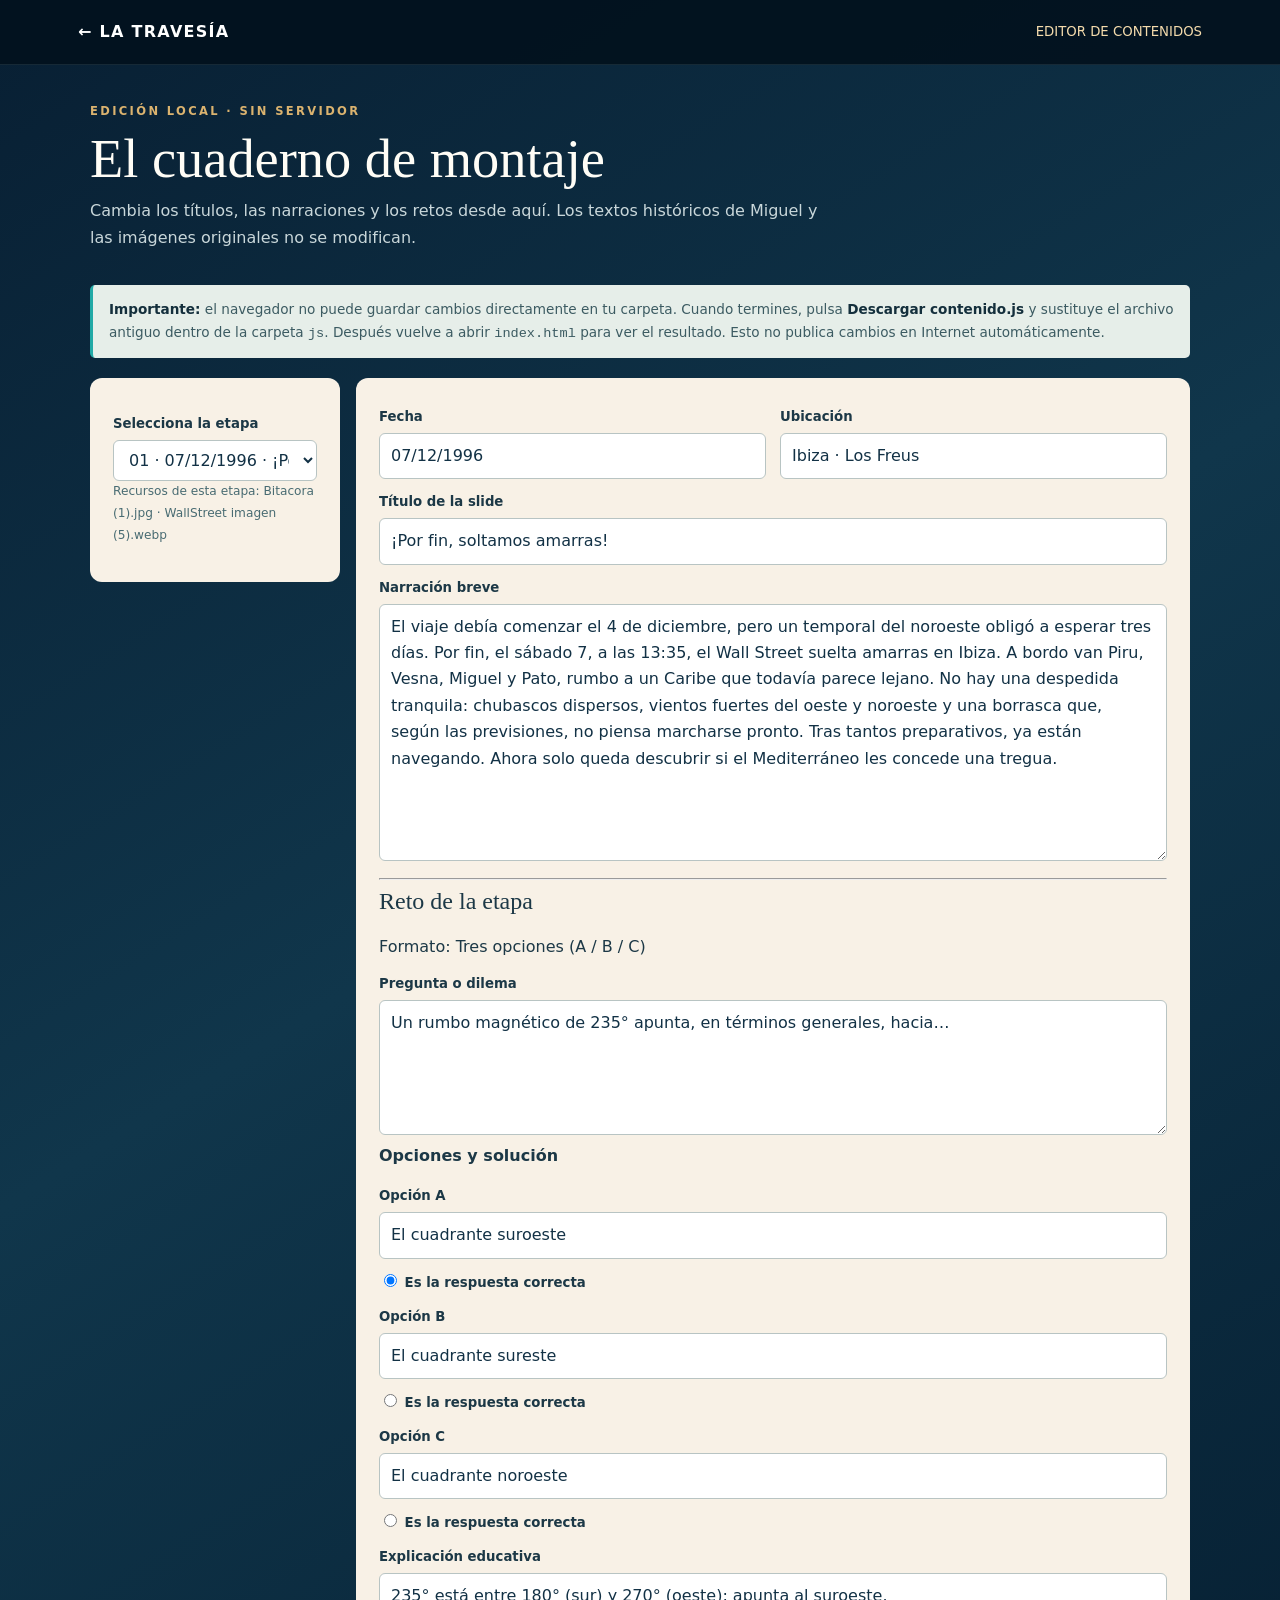
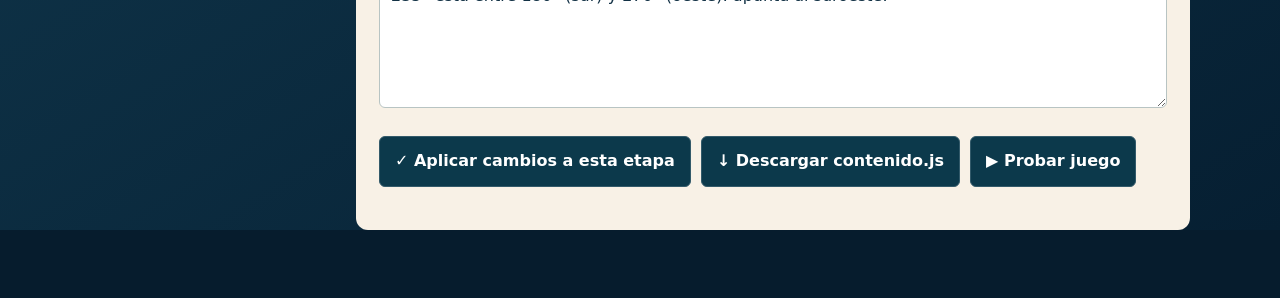
<file: editar.html>
<!doctype html>
<html lang="es"><head><meta charset="utf-8"><meta name="viewport" content="width=device-width,initial-scale=1"><title>Editor · La Travesía</title><link rel="stylesheet" href="css/estilos.css"><style>
.editor-head{padding:37px 0 18px}.editor-head h1{font-size:clamp(2rem,5vw,3.4rem);margin:8px 0}.editor-head p{max-width:740px;color:#c9d7da}.editor-layout{display:grid;grid-template-columns:250px 1fr;gap:16px;align-items:start;margin-bottom:70px}.editor-box{background:#f8f1e6;color:#1c3846;padding:23px;border-radius:12px}.editor-box h2{font:normal 1.5rem Georgia,serif}.editor-box label{display:block;font-weight:750;font-size:.83rem;margin:12px 0 5px}.editor-box input,.editor-box textarea,.editor-box select{font:inherit;box-sizing:border-box;width:100%;border:1px solid #b8c4c3;border-radius:6px;padding:9px 11px;color:#123145;background:#fff}.editor-box textarea{min-height:135px;resize:vertical}.editor-box input[type=radio]{width:auto}.editor-grid{display:grid;grid-template-columns:1fr 1fr;gap:14px}.editor-grid label{margin-top:5px}.editor-toolbar{display:flex;flex-wrap:wrap;gap:10px;margin-top:20px}.editor-toolbar button,.editor-toolbar a{border:1px solid #335a6a;border-radius:6px;padding:11px 15px;text-decoration:none;background:#0c394b;color:#fff;font-weight:750}.editor-toolbar button.secondary{background:transparent;color:#0c394b}.editor-help{background:#e6eee9;color:#3c5b62;border-left:3px solid #22a9a6;padding:13px 16px;border-radius:5px;font-size:.85rem}.editor-help strong{color:#142f3c}.simple-list{font-size:.76rem;color:#486b72;line-height:1.8}.correct-radio{display:flex;gap:8px;align-items:center;font-size:.85rem}.correct-radio input{width:auto!important}#editor-status{padding:10px 0;font-size:.83rem;color:#4d696c}
@media(max-width:750px){.editor-layout{grid-template-columns:1fr}.editor-grid{grid-template-columns:1fr}.editor-box{padding:16px}}
</style></head><body>
<header class="topbar"><div class="topbar-inner"><a href="index.html" style="color:#fff;text-decoration:none;letter-spacing:.08em;font-weight:800">← LA TRAVESÍA</a><span class="points">EDITOR DE CONTENIDOS</span></div></header>
<main class="wrap"><header class="editor-head"><span class="eyebrow">EDICIÓN LOCAL · SIN SERVIDOR</span><h1>El cuaderno de montaje</h1><p>Cambia los títulos, las narraciones y los retos desde aquí. Los textos históricos de Miguel y las imágenes originales no se modifican.</p></header>
<div class="editor-help"><strong>Importante:</strong> el navegador no puede guardar cambios directamente en tu carpeta. Cuando termines, pulsa <strong>Descargar contenido.js</strong> y sustituye el archivo antiguo dentro de la carpeta <code>js</code>. Después vuelve a abrir <code>index.html</code> para ver el resultado. Esto no publica cambios en Internet automáticamente.</div>
<section class="editor-layout" style="margin-top:20px"><aside class="editor-box"><label for="choose">Selecciona la etapa</label><select id="choose" aria-label="Seleccionar etapa"></select><p id="resource-list" class="simple-list"></p></aside><div class="editor-box"><div class="editor-grid"><div><label for="e-date">Fecha</label><input id="e-date"></div><div><label for="e-place">Ubicación</label><input id="e-place"></div></div><label for="e-title">Título de la slide</label><input id="e-title"><label for="e-story">Narración breve</label><textarea id="e-story" rows="9"></textarea><hr><h2>Reto de la etapa</h2><div id="editor-type"></div><label for="e-question">Pregunta o dilema</label><textarea id="e-question" rows="2"></textarea><div id="editor-options"></div><div id="editor-explain"></div><div class="editor-toolbar"><button id="keep" type="button">✓ Aplicar cambios a esta etapa</button><button id="export" type="button">↓ Descargar contenido.js</button><a href="index.html">▶ Probar juego</a></div><div id="editor-status" role="status"></div></div></section></main>
<script src="js/contenido.js"></script><script src="js/editor.js"></script></body></html>
</file>
<file: css/estilos.css>
/* LA TRAVESÍA · 30 aniversario. Estilos independientes. Responsive / sin fuentes externas. */
:root{--ink:#092337;--navy:#061c2d;--navy2:#0d3043;--teal:#22c1c1;--gold:#dbb36f;--gold2:#f4dbac;--paper:#f4efe4;--cream:#fffdf6;--mist:#bad4dc;--quiet:#668592;--white:#fffefb;--red:#a73f41;--shadow:0 28px 70px #00152375;--radius:16px}
*{box-sizing:border-box}html{scroll-behavior:smooth;background:var(--navy)}body{margin:0;color:var(--cream);background:linear-gradient(148deg,#081f33 0,#10364b 46%,#061f32 100%);min-height:100vh;font:16px/1.65 system-ui,-apple-system,BlinkMacSystemFont,"Segoe UI",sans-serif}button,input{font:inherit}button{cursor:pointer}button:disabled{opacity:.36;cursor:not-allowed}button:focus-visible,input:focus-visible,[tabindex]:focus-visible{outline:3px solid #fdd480;outline-offset:4px}h1,h2,h3,p,figure,blockquote{margin-top:0}h1,h2{font-family:Georgia,"Times New Roman",serif;line-height:1.13;font-weight:normal}img,video{max-width:100%;display:block}a{color:inherit}strong{font-weight:730}.wrap{width:min(100% - 38px,1100px);margin-inline:auto}.loading{max-width:500px;margin:30vh auto;text-align:center;color:#deebec}.topbar{height:65px;position:relative;z-index:5;background:rgba(3,18,31,.96);border-bottom:1px solid #91b4bd24}.topbar-inner{height:100%;max-width:1170px;margin:auto;display:flex;justify-content:space-between;align-items:center;padding:0 23px}.brand{border:0;background:none;color:#fff;letter-spacing:.155em;font-size:.81rem;font-weight:800;display:flex;align-items:center;gap:7px}.brand-mark{color:var(--gold);font-size:1.3rem}.brand-lite{color:#aec6cb;font-weight:400}.topbar-right{display:flex;align-items:center;gap:22px}.top-link{border:none;background:none;color:#dee8e8;text-decoration:underline;text-decoration-color:#66858c;text-underline-offset:6px;font-size:.83rem}.points{color:var(--gold2);font-size:.83rem}.points b{font-size:1.08rem}.points span{color:#aac5cc;font-size:.76rem}.btn{min-height:47px;display:inline-flex;justify-content:center;align-items:center;gap:10px;border-radius:8px;padding:11px 21px;text-decoration:none;border:1px solid transparent;font-weight:800;letter-spacing:.035em;transition:transform .2s,background .2s,color .2s}.btn:hover{transform:translateY(-2px)}.btn-primary{color:#082234;background:var(--gold2);box-shadow:0 10px 30px #0003}.btn-primary:hover{background:#fff0cb}.btn-ghost{background:#08223570;border-color:#c2d5d25c;color:white}.btn-outline{border-color:#91adb1;background:transparent;color:var(--ink)}.btn-small{min-height:45px;color:#fff;background:var(--navy2)}.btn-xl{min-width:217px;min-height:57px}.overline,.eyebrow{font-size:.72rem;letter-spacing:.205em;font-weight:800;color:var(--gold);display:block;text-transform:uppercase}.cover-visual{height:min(760px,calc(100svh - 65px));min-height:570px;position:relative;display:flex;flex-direction:column;justify-content:center;background:url('../recursos/Portada 01.jpg') center 60% / cover no-repeat;isolation:isolate}.cover-gradient{position:absolute;inset:0;z-index:-1;background:linear-gradient(90deg,#061b2bdc 0%,#05233885 55%,#061c2c35),linear-gradient(0deg,#051f33e3,transparent 30%,transparent 85%,#09233355)}.cover-copy{width:min(100% - 64px,1080px);margin:0 auto;padding-block:40px}.cover h1{font-size:clamp(5rem,10vw,9.9rem);letter-spacing:-.057em;margin:22px 0 14px;text-shadow:0 9px 35px #001729a6}.cover-subtitle{color:#fff5da;letter-spacing:.23em;font-weight:700;font-size:clamp(.85rem,1.7vw,1.22rem)}.cover-subtitle span{color:var(--gold);padding-inline:10px}.cover-actions{display:flex;gap:14px;align-items:center;flex-wrap:wrap;margin-top:35px}.cover-edition{position:absolute;bottom:26px;left:max(32px,calc((100% - 1080px)/2));font-size:.75rem;letter-spacing:.1em;color:#c7dedc}.cover-after{padding-top:75px;padding-bottom:85px;display:grid;grid-template-columns:1fr .86fr;gap:70px}.editorial h2,.crew-area h2{font-size:clamp(1.9rem,3.2vw,2.8rem);margin:12px 0 24px;color:#fff7e8}.prologue{padding:26px 27px 18px;border-left:3px solid var(--gold);background:#fff8e80e;white-space:pre-line;font-family:Georgia,serif;font-size:1.04rem;line-height:1.83;color:#e1eced}.prologue footer{margin-top:16px;font:700 .74rem system-ui;letter-spacing:.075em;color:var(--gold2)}.intro-note{white-space:pre-line;font-size:.92rem;color:#dce8e8}.caution{margin-top:24px;color:#a9c2c8;font-size:.83rem}.crew-grid{display:grid;grid-template-columns:1fr 1fr;gap:16px}.person{min-width:0;background:#ffffff0b;border:1px solid #ffffff1f;border-radius:10px;padding:15px;display:flex;gap:12px;align-items:start}.person img{width:66px;height:66px;object-fit:cover;border-radius:50%;background:#f7e8ca;flex-shrink:0}.person strong{letter-spacing:.11em;font-size:.78rem;color:#f9e2b1}.person p{color:#c5d9df;font-size:.74rem;line-height:1.5;margin:4px 0 0}.footer-site{text-align:center;padding:25px 18px 35px;color:#a4bac4;border-top:1px solid #ffffff1c;font-size:.72rem;line-height:1.6}.game-main{padding-bottom:80px}.route{max-width:960px;margin:24px auto 28px;position:relative;padding-top:28px}.route-line{height:3px;background:#557c8b;position:absolute;top:16px;width:100%;border-radius:9px;overflow:hidden}.route-fill{height:100%;background:linear-gradient(90deg,#e6c382 0%,#22c1c1 100%);transition:width .35s ease}.route-labels{display:flex;justify-content:space-between;align-items:start;gap:5px;color:#a9bdc6;font-size:clamp(.61rem,1.5vw,.83rem);letter-spacing:.015em}.route-labels span{white-space:nowrap}.route-labels .route-current{font-weight:800;color:#fff0c4}.route-meta{display:flex;justify-content:space-between;margin-top:12px;font-size:.66rem;color:#92b3c0;letter-spacing:.16em;font-weight:800}.chapter{max-width:960px;margin:auto;background:#0c2a40;border-radius:17px;box-shadow:var(--shadow);overflow:hidden;border:1px solid #65808e35}.chapter-head{padding:45px 58px 36px;background:linear-gradient(135deg,#122f45,#102c43)}.chapter-upper{display:flex;justify-content:space-between;flex-wrap:wrap;gap:10px;color:#c3e0e3;font-size:.78rem;text-transform:uppercase;letter-spacing:.1em;font-weight:650}.chapter-kicker{margin-top:28px;color:var(--gold);font-size:.72rem;letter-spacing:.15em;font-weight:800}.fiction-badge{background:#ffecda;color:#6d382b;display:inline-flex;align-items:center;border-radius:4px;padding:3px 7px;font:900 .61rem system-ui;letter-spacing:.1em;vertical-align:middle;margin-right:7px}.chapter h1{font-size:clamp(2.35rem,5vw,4.6rem);margin:8px 0 23px;color:#fffef8;letter-spacing:-.023em}.chapter-story{font-size:clamp(1.01rem,2vw,1.13rem);max-width:730px;color:#dceaf0;line-height:1.78;margin-bottom:0}.chapter-story strong{color:#ffdb9c}.position{display:inline-block;margin-top:19px;padding:4px 11px;border:1px solid #72adb055;border-radius:20px;color:#b9c9c7;font-size:.79rem}.stage-media{padding:0 32px 22px;background:linear-gradient(#0d2a40,#092337)}.media-item{margin:0;min-width:0}.media-action{position:relative;display:flex;align-items:center;justify-content:center;width:100%;padding:0;border:0;background:#041a27;overflow:hidden;border-radius:9px}.media-action img{display:block;width:100%;height:100%;object-fit:contain}.primary-media .media-action{height:min(55vw,515px);min-height:250px}.secondary-media .media-action{height:145px}.media-action:hover .media-zoom,.media-action:hover .video-play{transform:translate(-50%,-50%) scale(1.1)}.media-zoom{display:block;position:absolute;right:12px;bottom:12px;background:#041725c4;padding:4px 12px;border-radius:5px;color:white;font-size:1.2rem}.video-poster{height:100%;width:100%;display:flex;justify-content:center;align-items:center;background:radial-gradient(ellipse at 70% 30%,#234e62,#051e30)}.waves{font:90px Georgia;color:#47aebb;opacity:.7}.video-play{position:absolute;left:50%;top:50%;transform:translate(-50%,-50%);border-radius:50%;background:#fff9e9eb;color:#073349;width:62px;height:62px;display:grid;place-items:center;box-shadow:0 4px 18px #0008;transition:transform .2s;padding-left:4px;font-size:1.3rem}.video-pill{position:absolute;left:12px;bottom:12px;background:#09283ad9;color:#fff5df;border:1px solid #fff3bb73;border-radius:4px;padding:4px 8px;font-size:.62rem;letter-spacing:.07em;font-weight:850}.media-item figcaption{display:flex;justify-content:space-between;gap:14px;color:#d5e2e0;padding:11px 2px 15px;font-size:.82rem;line-height:1.5}.media-item figcaption em{font-style:normal;white-space:nowrap;letter-spacing:.04em;color:#9cb6c1;font-size:.7rem}.gallery-label{padding:12px 0 11px;border-top:1px solid #d9e9e32b;font-size:.67rem;letter-spacing:.16em;color:#e5c98d;font-weight:850}.gallery-label span{font-weight:400;color:#a4c5c9;letter-spacing:0}.gallery-row{display:flex;gap:14px;overflow-x:auto;padding:1px 0 12px;scrollbar-width:thin;scrollbar-color:#63979a transparent}.secondary-media{width:238px;flex:0 0 238px}.secondary-media figcaption{display:block;font-size:.75rem;padding-bottom:0}.secondary-media figcaption em{display:block;margin-top:2px;font-size:.66rem}.media-missing{min-height:170px;display:flex;flex-direction:column;align-items:center;justify-content:center;text-align:center;background:#15384b;border:1px dashed #8ca6a0;border-radius:8px;color:#d6e2df;padding:20px}.media-missing>span{font-size:2rem}.media-missing strong{font-size:.85rem}.media-missing p{font-size:.75rem}.hover-video{position:absolute;inset:0;width:100%;height:100%;object-fit:contain;opacity:0;pointer-events:none;background:#071c29;transition:opacity .28s}.alive.playing .hover-video{opacity:1}.journal-button{width:calc(100% - 64px);margin:3px 32px 32px;padding:14px 20px;border:1px solid #d8c28d73;border-radius:10px;background:#e9d8b915;display:flex;align-items:center;gap:17px;text-align:left;color:#fff0cf;transition:background .2s}.journal-button:hover{background:#e9d8b92a}.journal-icon{font-size:1.85rem}.journal-button b{font-size:1.04rem;font-family:Georgia,serif;font-weight:400;display:block}.journal-button small{display:block;color:#acc3c9;font-size:.74rem}.journal-arrow{margin-left:auto;color:#d9ba81;font-size:1.25rem}.challenge{background:var(--paper);color:var(--ink);border-top:4px solid #d4b16e;padding:32px 45px 43px;scroll-margin-top:20px}.challenge-fiction{border-top-color:#bc655e}.challenge-top{display:flex;justify-content:space-between;gap:15px;align-items:center}.challenge-label{color:#6e6749;font-size:.69rem;letter-spacing:.15em;font-weight:850}.challenge-num{font-size:.7rem;color:#617c86;font-weight:850}.challenge h2{font-size:clamp(1.65rem,3.1vw,2.2rem);margin:17px 0 10px}.challenge-intro{font-size:.84rem;color:#68777b;margin:0 0 23px}.answer-list{display:grid;gap:11px}.answer{display:flex;align-items:center;gap:17px;background:#fffcf4;border:1px solid #c8d1ce;color:#203848;text-align:left;border-radius:8px;padding:12px 18px;min-height:58px;font-size:.93rem;transition:background .18s,transform .18s}.answer:not(:disabled):hover{background:#e8f3f0;transform:translateX(3px);border-color:#64aaa4}.answer-letter{width:34px;height:34px;flex-shrink:0;border-radius:50%;border:1px solid #8c9ba2;display:grid;place-items:center;font-weight:850;color:#476674;font-size:.86rem}.answer.is-right{border-color:#469a79;background:#e5f7ed}.answer.is-wrong{border-color:#b16060;background:#fbeced}.tick{margin-left:auto;color:#318a67;font-size:1.2rem}.feedback{border-radius:8px;padding:17px 20px;margin-top:19px;font-size:.89rem;line-height:1.6}.feedback strong{display:block}.feedback p{margin:4px 0 0}.feedback-right{background:#e1f1e8;border-left:4px solid #3c9a75}.feedback-wrong{background:#fff1dc;border-left:4px solid #cb9253}.answer-reveal{font-weight:750}.open-answer label{display:block;font-weight:750;font-size:.87rem;margin-bottom:8px}.open-answer-row{display:flex;gap:8px}.open-answer input{flex:1;min-width:0;border:1px solid #94aca9;background:#fff;padding:12px 16px;border-radius:8px;color:#152f3d}.hint{color:#6a797e;font-size:.8rem;margin:9px 0}.diagram{margin-top:17px;border-radius:10px;background:#cee8eb;overflow:hidden;border:1px solid #9fc2c4}.diagram-head{padding:11px 17px;background:#103a4b;color:#f5e2ba;font-weight:850;letter-spacing:.13em;font-size:.71rem}.diagram-head span{display:block;color:#c0dbde;letter-spacing:0;font-weight:400;font-size:.75rem}.diagram-art{position:relative;width:100%;overflow:hidden}.diagram-art svg{width:100%;display:block}.diagram-tag{position:absolute;padding:5px 9px;border-radius:5px;border:1px solid #9fc7c9;background:#08283b;color:#fff;font-weight:750;font-size:clamp(.6rem,1.4vw,.84rem);white-space:nowrap;box-shadow:0 2px 10px #001f2d3a}.diagram-tag:hover{background:#15687b}.diagram-help{padding:7px 14px 12px;color:#234a56;font-size:.75rem;margin:0}.journey-nav{display:flex;align-items:center;justify-content:space-between;background:#d8c4a2;color:#092537;gap:10px;padding:18px 35px}.journey-nav button{border:1px solid #092537;border-radius:7px;min-height:44px;padding:8px 16px;font-weight:750}.nav-back{background:transparent;color:#173a4b}.nav-next{background:#123b51;color:#fff;min-width:190px;border-color:#123b51!important}.nav-next span{margin-left:10px}.nav-center{color:#45616c;text-align:center;font-size:.79rem}.under-game{margin:auto;max-width:960px;padding:16px 8px 0;display:flex;justify-content:space-between}.under-game button{background:none;color:#bfd3d7;border:0;text-decoration:underline;text-underline-offset:5px;font-size:.78rem}.visor{padding:0;border:0;border-radius:12px;box-shadow:0 34px 100px #000c;width:min(100% - 25px,980px);height:auto;max-height:94svh;background:#f6eee0;color:var(--ink);overflow:hidden}.visor::backdrop{background:#001421d9;backdrop-filter:blur(5px)}.visor-barra{display:flex;align-items:center;justify-content:space-between;gap:8px;padding:12px 20px;background:#103548;color:#fff}.visor-barra strong{font-size:.83rem;letter-spacing:.03em}.visor-cerrar{background:#fffaec12;color:#fff;border:1px solid #e8d4ad66;border-radius:6px;padding:6px 12px}.visor-cuerpo{padding:0;max-height:calc(94svh - 61px);overflow-y:auto}.journal-doc{padding:30px clamp(18px,5vw,55px) 50px;background:repeating-linear-gradient(0deg,#f8f1e5 0 24px,#f5eddf 25px)}.journal-doc .eyebrow{color:#96704e}.journal-doc h2{font-size:2.4rem;margin:8px 0}.journal-intro{color:#75685b;max-width:600px;font-size:.86rem}.journal-entry{margin:22px 0 31px;border-left:2px solid #b5a07e;padding-left:17px}.entry-date{font-family:monospace;font-weight:800;color:#715b40;font-size:.76rem;margin-bottom:12px}.journal-text{font:clamp(.79rem,1.45vw,.94rem)/1.8 "Courier New",monospace;white-space:pre-wrap;word-wrap:break-word;color:#302e2a;max-width:80ch;margin:0}.type-button{background:#fff8e7;border:1px solid #bdad91;border-radius:6px;font-size:.78rem;padding:8px 12px;color:#554c3c;margin:4px 6px 0 0}.expanded-media{padding:15px;display:flex;flex-direction:column;justify-content:center;align-items:center;gap:7px;min-height:150px}.expanded-media img,.expanded-media video{width:auto;max-width:100%;max-height:calc(94svh - 150px);object-fit:contain;background:#081b24}.expanded-media p{font-size:.78rem;margin:3px 0;color:#4d5d66;text-align:center}.ending-screen{padding:60px 24px 90px;text-align:center;max-width:680px}.ending-symbol{font-size:4rem;margin-top:20px}.ending-screen h1{font-size:clamp(2.5rem,6vw,4.4rem);margin:10px auto 25px}.ending-screen>p{color:#d2e1e4;line-height:1.9;max-width:575px;margin:0 auto 24px}.ending-actions,.finish-buttons{display:flex;justify-content:center;align-items:center;gap:12px;flex-wrap:wrap}.ending-small{font-size:.8rem;margin-top:20px!important}.finish-hero{min-height:510px;position:relative;display:flex;align-items:end;background:url('../recursos/Bitacora (19).jpg') center / cover no-repeat}.finish-shade{position:absolute;inset:0;background:linear-gradient(0deg,#061d2af7,#061d2a55)}.finish-inner{position:relative;width:min(100% - 45px,980px);margin:0 auto;padding:85px 0 55px}.finish-inner h1{font-size:clamp(3.3rem,9vw,7.5rem);margin:12px 0 10px}.finish-inner>p{font-size:1.1rem;max-width:670px}.finish-score{margin-top:18px;color:#ffe4ac;font-weight:900}.finish-score span{font-size:.8rem;color:#d9e6e8;font-weight:400}.finish-paper{padding:50px 20px 75px;text-align:center}.finish-paper h2{font-size:3rem;color:#ffe6b2}.finish-paper>p{max-width:570px;margin:0 auto 25px;color:#d8e7e8}.finish-gallery{display:flex;justify-content:center;gap:12px;margin-bottom:36px}.finish-gallery button{max-width:250px;border:2px solid #d9bd83;background:#0a293d;border-radius:6px;overflow:hidden;padding:0}.finish-gallery img{height:135px;width:100%;object-fit:contain}.finish-buttons .btn-outline{color:#fff7e0;border-color:#bdcbd0}
@media(max-width:900px){.cover-after{grid-template-columns:1fr;gap:38px}.cover-visual{background-position:65% center}.chapter-head{padding:35px 35px 32px}.crew-grid{grid-template-columns:repeat(2,1fr)}}
@media(max-width:620px){.wrap{width:calc(100% - 20px)}.topbar{height:57px}.topbar-inner{padding-inline:10px}.brand{font-size:.7rem;letter-spacing:.08em}.topbar-right{gap:9px}.points{font-size:.75rem}.points span{display:none}.top-link{font-size:.72rem}.cover-visual{min-height:570px;height:calc(100svh - 57px);background-position:61% center}.cover-gradient{background:linear-gradient(90deg,#061b2add,#051c2970 87%),linear-gradient(0deg,#061c2bd5,transparent 35%,#06172534)}.cover-copy{width:calc(100% - 42px);padding-bottom:70px}.cover h1{font-size:clamp(4.25rem,18vw,6.5rem);margin:20px 0}.cover-subtitle{font-size:.77rem;letter-spacing:.11em}.cover-actions{gap:12px}.cover-actions .btn{width:100%}.cover-edition{left:20px;bottom:18px}.cover-after{padding-top:43px;padding-bottom:45px}.crew-grid{grid-template-columns:1fr;gap:9px}.editorial h2{font-size:2.2rem}.person{align-items:center}.person img{width:60px;height:60px}.route{margin:10px auto 17px;padding-inline:7px}.route-labels{font-size:.58rem;letter-spacing:-.04em}.route-meta{font-size:.55rem;letter-spacing:.09em}.chapter{border-radius:12px}.chapter-head{padding:23px 20px 23px}.chapter-upper{font-size:.68rem;letter-spacing:.02em}.chapter-kicker{margin-top:20px;font-size:.65rem}.chapter h1{font-size:clamp(2.15rem,9vw,3rem);margin-bottom:16px}.chapter-story{font-size:.98rem;line-height:1.71}.stage-media{padding:0 12px 10px}.primary-media .media-action{min-height:180px;height:57vw;max-height:300px}.media-item figcaption{font-size:.75rem;display:block}.media-item figcaption em{display:block;margin-top:2px;font-size:.66rem}.secondary-media{flex-basis:170px;width:170px}.secondary-media .media-action{height:115px}.gallery-row{gap:10px}.gallery-label{font-size:.61rem}.journal-button{width:calc(100% - 24px);margin:7px 12px 23px;padding:13px 12px;gap:10px}.journal-icon{font-size:1.4rem}.journal-button b{font-size:.91rem}.journal-button small{font-size:.64rem}.journal-arrow{font-size:1rem}.challenge{padding:22px 16px 28px}.challenge h2{font-size:1.64rem}.challenge-label{font-size:.62rem}.challenge-intro{font-size:.77rem}.answer{padding:11px 10px;gap:9px;font-size:.86rem}.answer-letter{width:29px;height:29px;font-size:.8rem}.diagram-tag{padding:3px 4px;font-size:clamp(.45rem,2vw,.63rem);border-radius:3px}.diagram-head span{font-size:.66rem}.diagram-help{font-size:.69rem}.journey-nav{padding:12px;gap:5px}.journey-nav button{padding:8px 9px;min-height:40px;font-size:.7rem}.nav-center{font-size:.61rem;max-width:99px}.nav-next{min-width:120px}.nav-next span{margin-left:3px}.open-answer-row{flex-direction:column}.under-game{gap:10px}.under-game button{font-size:.72rem}.finish-hero{min-height:450px}.finish-inner{padding-bottom:40px}.finish-gallery img{height:105px}.expanded-media{padding:7px}.visor-barra{padding:10px 12px}.visor-barra strong{font-size:.73rem}.visor-cerrar{font-size:.7rem}.journal-doc h2{font-size:1.9rem}}
@media(prefers-reduced-motion:reduce){*,*::before,*::after{scroll-behavior:auto!important;transition:none!important;animation:none!important}}

/* REVISION DEL 18/10: prólogo, tripulación, revisión de retos y ampliación visual */
.intro-screen{padding-block:clamp(34px,6vw,75px) 74px;min-height:calc(100svh - 65px)}
.intro-layout{display:grid;grid-template-columns:minmax(0,1.15fr) minmax(0,.85fr);gap:clamp(20px,4vw,55px);align-items:stretch}
.intro-paper{padding:clamp(21px,4vw,42px);background:linear-gradient(145deg,#16384c,#0b2d42);border:1px solid #acc8ca37;border-radius:16px;box-shadow:var(--shadow)}
.intro-paper h1,.crew-heading h1{font-size:clamp(2.3rem,4.7vw,4.45rem);margin:13px 0 26px;color:#fff4df;line-height:1.12}
.intro-paper .prologue{font-size:clamp(1rem,1.55vw,1.16rem);padding:23px;line-height:1.85}
.intro-paper .intro-note{white-space:pre-line;line-height:1.85;margin:28px 0 12px;font-size:1rem;color:#f4f2e9}
.intro-paper .caution{margin:10px 0 0;font-size:.84rem}
.intro-side-image{margin:0;position:relative;min-height:360px;overflow:hidden;border-radius:16px;background:#102536}
.intro-side-image img{width:100%;height:100%;object-fit:cover;object-position:72% center;display:block}
.intro-side-image figcaption{position:absolute;left:0;bottom:0;right:0;background:linear-gradient(transparent,#001729ed);padding:32px 20px 19px;color:#f5dbab;letter-spacing:.1em;font-size:.77rem;font-weight:700}
.intro-actions{display:flex;justify-content:space-between;flex-wrap:wrap;gap:14px;margin-top:30px}
.crew-screen{width:min(100% - 40px,1000px)}
.crew-heading{text-align:center;margin:0 auto 35px;max-width:650px}
.crew-heading h1{margin:12px 0}.crew-heading>p{color:#c8dce2;font-size:1.04rem}
.crew-screen .crew-grid{display:grid;grid-template-columns:repeat(2,minmax(0,1fr));gap:22px}
.crew-screen .person{background:linear-gradient(140deg,#183f52,#102c41);border:1px solid #9abcc34c;box-shadow:0 15px 35px #0002;border-radius:13px;padding:clamp(18px,2.5vw,30px);gap:22px;min-height:170px;align-items:center}
.crew-screen .person img{width:clamp(110px,13vw,148px);height:clamp(110px,13vw,148px);object-fit:cover;border-radius:50%;background:#ebdfc3;border:3px solid #d1b885;box-shadow:0 7px 22px #00182895}
.crew-screen .person strong{font-size:.98rem;color:#ffe4ae;letter-spacing:.1em}
.crew-screen .person p{font-size:.91rem;line-height:1.64;color:#edf2f1;margin-top:8px}
.journal-button{min-height:66px;justify-content:flex-start;border-color:#d8c28d8f;background:linear-gradient(90deg,#254456,#1a384b);padding:17px 21px}
.journal-button b{font-family:Georgia,serif;font-size:clamp(1.02rem,1.9vw,1.2rem);color:#fff3d8;font-weight:650;line-height:1.35}
.journal-icon{font-size:1.65rem;color:#efc889}
.journal-arrow{font-size:1.65rem;color:#f5d49f}
.answer.is-wrong{border-color:#cc8484;background:#fff2ee;opacity:.82;cursor:not-allowed}
.answer.is-wrong .wrong-tick{margin-left:auto;color:#b13c3c;font-weight:900;font-size:1.1rem}
.answer.is-right{opacity:1;border:2px solid #30926f}
.answer:disabled:not(.is-wrong):not(.is-right){opacity:.75}
.feedback-wrong{background:#fff0de;border-left:4px solid #cc9255;color:#5b3b22}
.feedback-wrong p{margin-top:7px}
/* Visor fotográfico: ancho completo; las láminas verticales se recorren deslizando. */
.visor.visor-foto{width:100vw;max-width:100vw;height:100dvh;max-height:100dvh;border-radius:0;background:#061b2a;color:#fff}
.visor.visor-foto .visor-barra{min-height:57px;background:#052036;position:sticky;top:0;z-index:2}
.visor.visor-foto .visor-cuerpo{max-height:calc(100dvh - 57px);height:calc(100dvh - 57px);overflow:auto}
.visor.visor-foto .expanded-media{width:100%;max-width:none;display:flex;flex-direction:column;justify-content:flex-start;padding:10px clamp(6px,1.5vw,24px) 25px;gap:9px;color:#fff}
.visor.visor-foto .expanded-media img{display:block;width:100%;max-width:none;max-height:none;height:auto;object-fit:contain;background:#061b2a}
.visor.visor-foto .expanded-media video{width:100%;max-width:1200px;max-height:calc(100dvh - 142px);height:auto;object-fit:contain}
.visor.visor-foto .expanded-media p{color:#d7e9ec;font-size:.88rem}
.visor.visor-foto .media-toolbar{width:100%;display:flex;gap:15px;align-items:center;justify-content:space-between;color:#b6ccd5;font-size:.84rem}
.visor.visor-foto .media-toolbar .type-button{font-size:.83rem;margin:0;color:#092337;background:#f2dfb9;min-height:40px}
.visor.visor-foto.foto-ajustada .expanded-media img{width:auto;max-width:100%;max-height:calc(100dvh - 176px)}
@media(max-width:850px){.intro-layout{grid-template-columns:1fr}.intro-side-image{min-height:230px;max-height:380px}.crew-screen .person{gap:14px}.crew-screen .person img{width:98px;height:98px}.crew-screen .person p{font-size:.85rem}}
@media(max-width:620px){.intro-screen{padding-block:26px 44px}.intro-paper{padding:18px}.intro-paper h1{font-size:2.4rem}.intro-paper .prologue{padding:18px;font-size:1rem}.intro-paper .intro-note{font-size:.91rem}.intro-side-image{height:255px;min-height:255px}.crew-screen .crew-grid{grid-template-columns:1fr;gap:12px}.crew-screen .person{min-height:0;padding:17px}.crew-screen .person img{width:95px;height:95px}.crew-screen .person p{font-size:.87rem}.crew-heading h1{font-size:2.7rem}.journal-button{width:calc(100% - 24px);padding:12px 13px;margin:6px 12px 19px;min-height:65px;gap:12px}.journal-button b{font-size:1rem}.journal-icon{font-size:1.35rem}.media-toolbar span{display:none}.visor.visor-foto .visor-barra strong{font-size:.74rem}}

/* Los documentos de una etapa aparecen a tamaño principal, uno tras otro. */
.stage-media > .media-item + .media-item,
.stage-media > .media-item + .media-missing,
.stage-media > .media-missing + .media-item {
  margin-top:20px;
}

/* Único cambio solicitado: ocultar los pies de foto, sin alterar el contenido ni otros estilos. */
figcaption{display:none!important}

/* Portada nueva (única pantalla modificada): imagen íntegra y acceso JUGAR */
.cover--new-poster{background:#061e31;min-height:calc(100svh - 65px)}
.cover--new-poster .cover-poster{position:relative;width:min(100%,560px,56svh);margin-inline:auto;line-height:0;isolation:isolate}
.cover--new-poster .cover-poster-image{width:100%;height:auto;display:block}
.cover--new-poster .cover-poster-actions{position:absolute;left:0;right:0;bottom:6%;display:flex;flex-direction:column;align-items:center;gap:8px;line-height:1.2;padding:0 12px}
.cover--new-poster .cover-jugar{min-height:52px;min-width:205px;padding:12px 36px;background:rgba(6,29,48,.91);border:1px solid #fbf8ed;border-radius:8px;color:#fff;font:800 1.05rem/1.2 system-ui,-apple-system,BlinkMacSystemFont,"Segoe UI",sans-serif;letter-spacing:.15em;box-shadow:0 6px 25px rgba(0,12,26,.6);transition:background .2s,transform .2s}
.cover--new-poster .cover-jugar:hover{background:#0d4564;transform:translateY(-2px)}
.cover--new-poster .cover-continuar{background:rgba(6,29,48,.86);color:#fff;border:1px solid rgba(255,255,255,.55);border-radius:7px;font:600 .78rem/1.2 system-ui,sans-serif;padding:10px 15px}
@media(max-width:620px){.cover--new-poster{min-height:calc(100svh - 57px)}.cover--new-poster .cover-poster{width:min(100%,56svh)}.cover--new-poster .cover-jugar{min-height:48px;min-width:176px;font-size:.98rem}}
</file>
